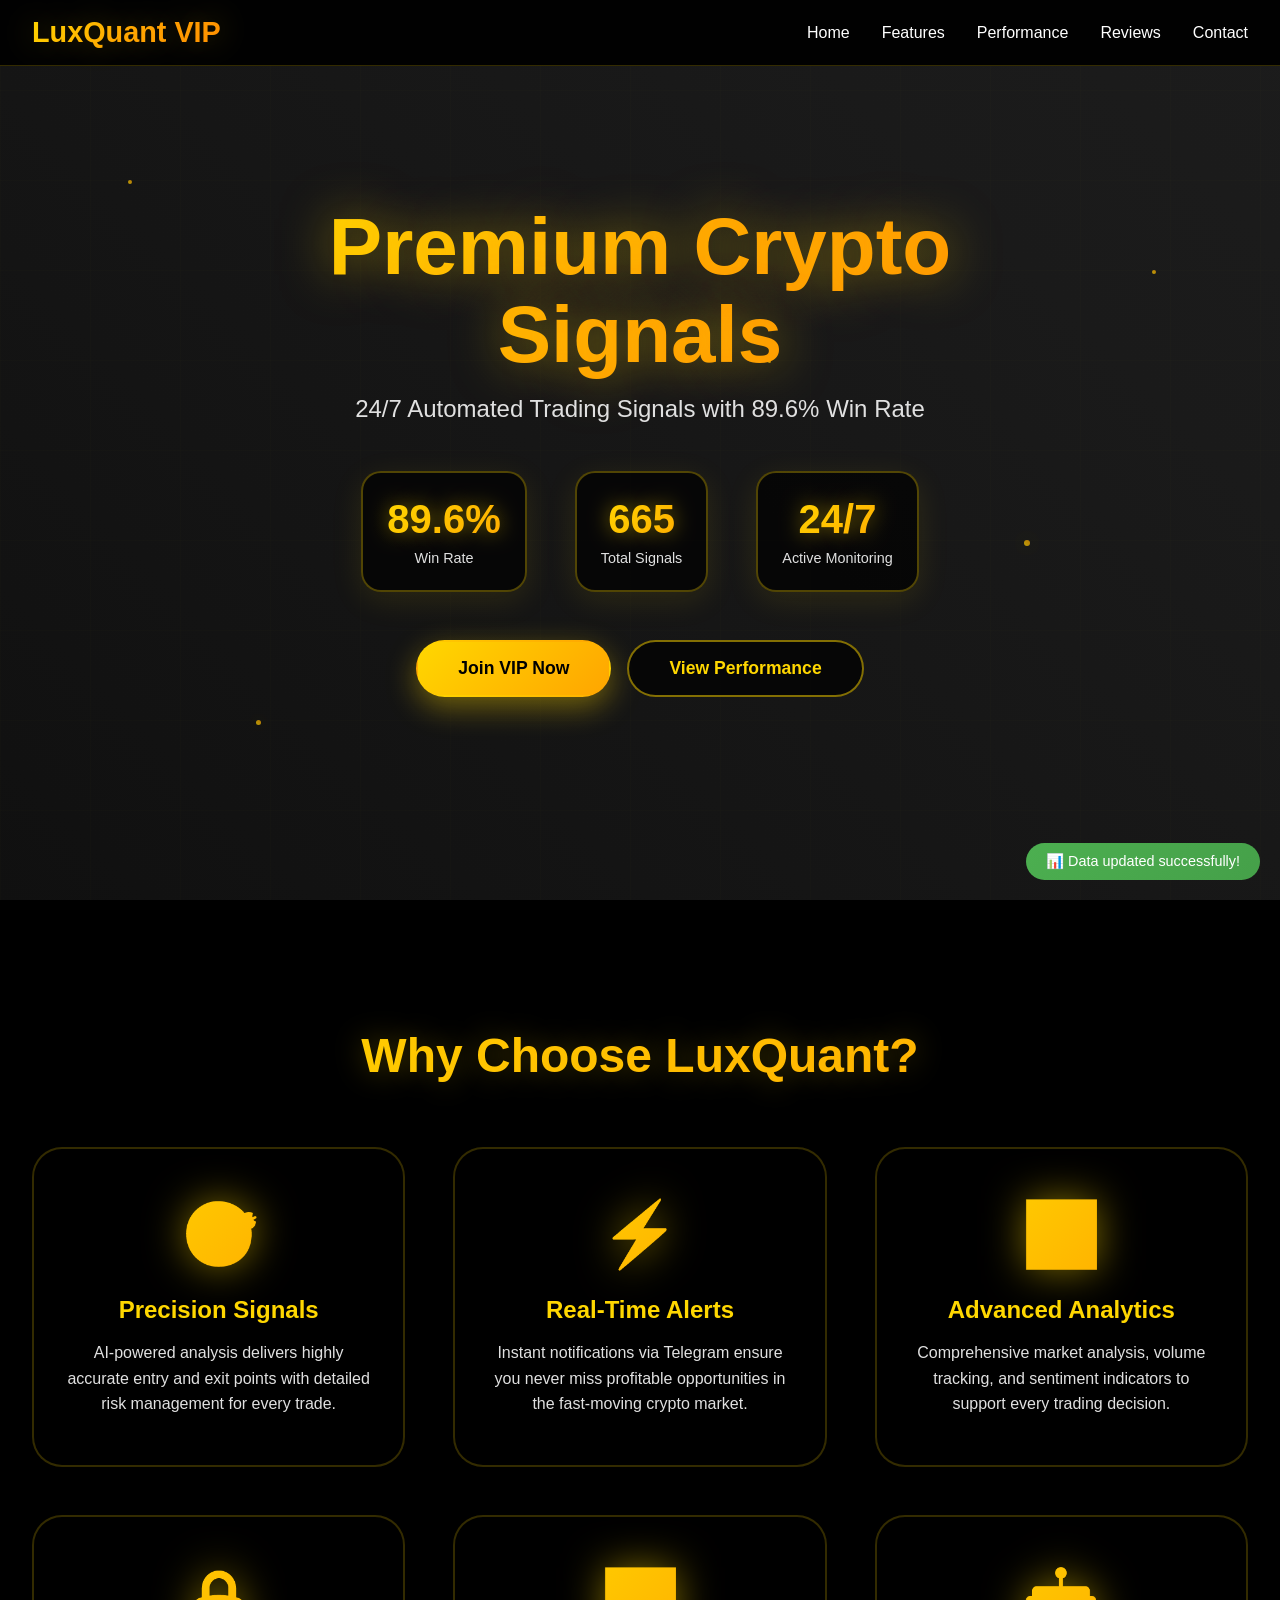
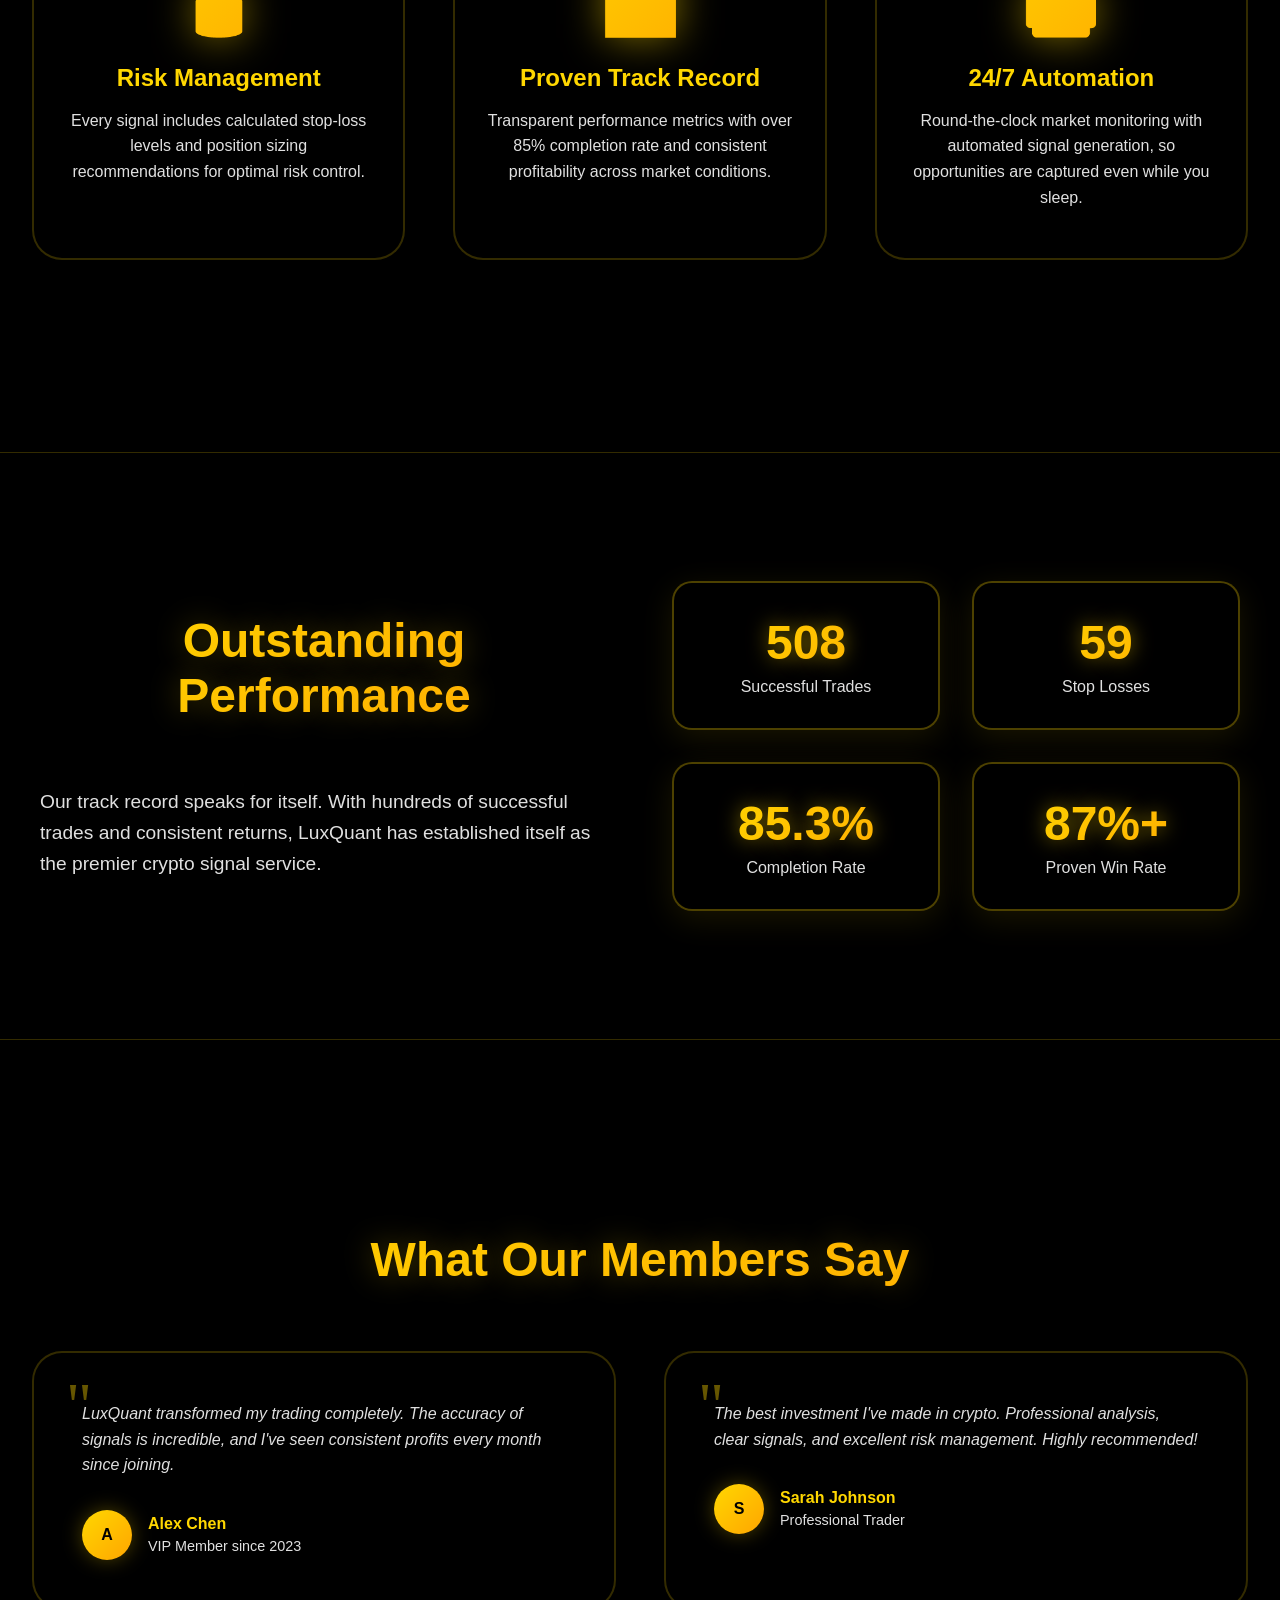
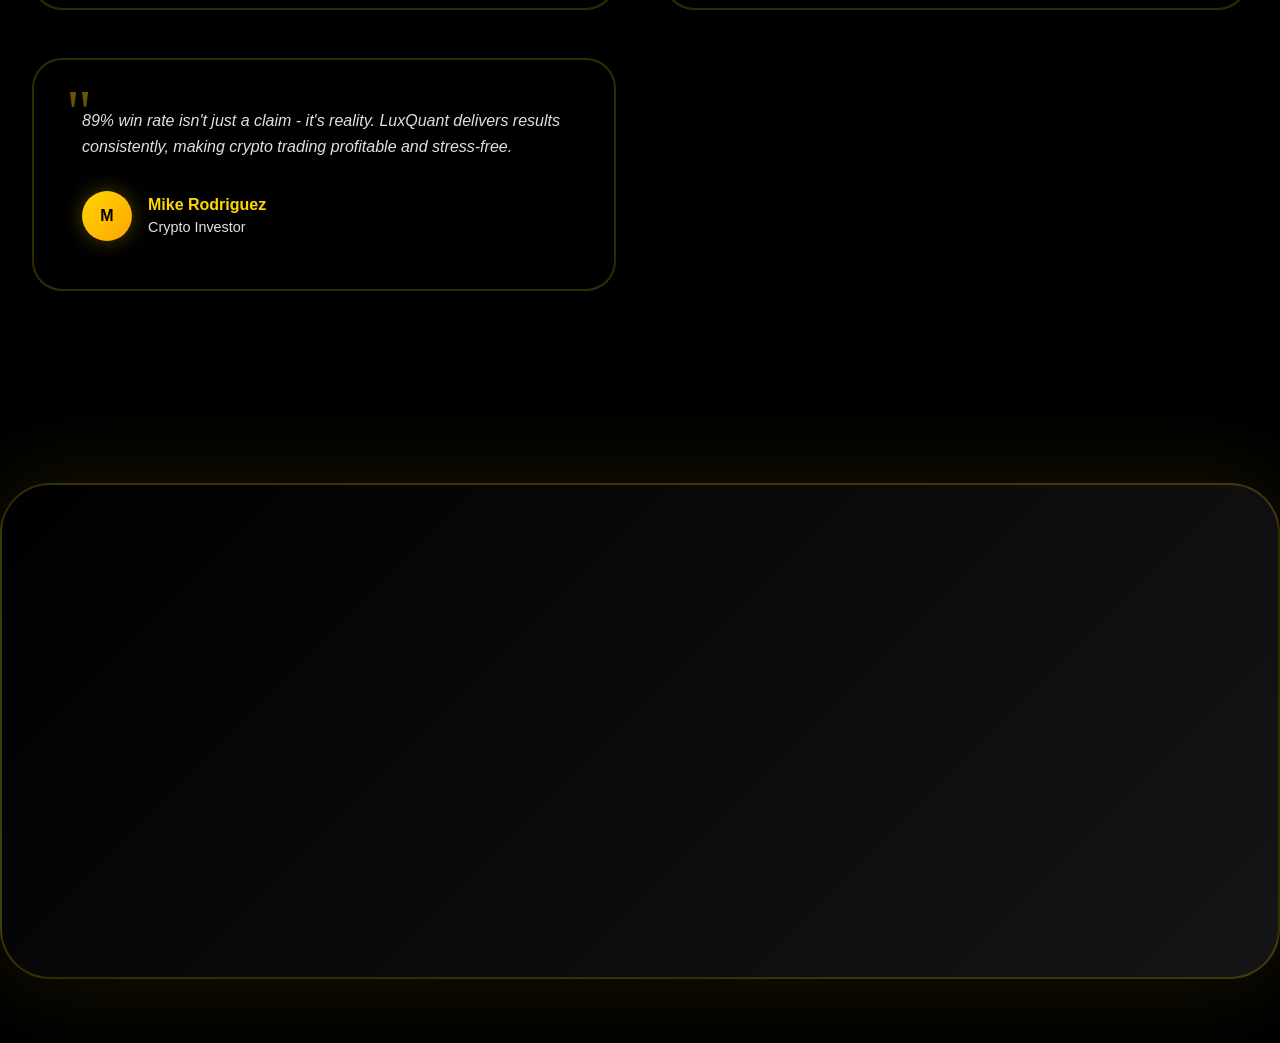
<file: dynamic_luxquant_website.html>
<!DOCTYPE html>
<html lang="en">
<head>
    <meta charset="UTF-8">
    <meta name="viewport" content="width=device-width, initial-scale=1.0">
    <title>LuxQuant VIP - Premium Crypto Trading Signals</title>
    <style>
        * {
            margin: 0;
            padding: 0;
            box-sizing: border-box;
        }

        body {
            font-family: 'Inter', -apple-system, BlinkMacSystemFont, sans-serif;
            background: #000000;
            color: #ffffff;
            overflow-x: hidden;
        }

        /* Loading Spinner */
        .loading {
            display: inline-block;
            width: 20px;
            height: 20px;
            border: 3px solid rgba(255, 215, 0, 0.3);
            border-radius: 50%;
            border-top-color: #FFD700;
            animation: spin 1s ease-in-out infinite;
        }

        @keyframes spin {
            to { transform: rotate(360deg); }
        }

        /* Same styling as original but with dynamic data classes */
        .bg-animation {
            position: fixed;
            top: 0;
            left: 0;
            width: 100%;
            height: 100%;
            z-index: -1;
            background: linear-gradient(45deg, #000000, #1a1a1a, #2a2a2a);
            background-size: 400% 400%;
            animation: gradientShift 15s ease infinite;
        }

        .bg-animation::before {
            content: '';
            position: absolute;
            top: 0;
            left: 0;
            width: 100%;
            height: 100%;
            background: url('data:image/svg+xml,<svg xmlns="http://www.w3.org/2000/svg" viewBox="0 0 100 100"><defs><pattern id="grid" width="10" height="10" patternUnits="userSpaceOnUse"><path d="M 10 0 L 0 0 0 10" fill="none" stroke="%23FFD700" stroke-width="0.1" opacity="0.1"/></pattern></defs><rect width="100" height="100" fill="url(%23grid)"/></svg>');
            opacity: 0.2;
        }

        @keyframes gradientShift {
            0% { background-position: 0% 50%; }
            50% { background-position: 100% 50%; }
            100% { background-position: 0% 50%; }
        }

        .particle {
            position: absolute;
            background: linear-gradient(45deg, #FFD700, #FFA500);
            border-radius: 50%;
            animation: float 6s ease-in-out infinite;
            opacity: 0.7;
            box-shadow: 0 0 20px rgba(255, 215, 0, 0.3);
        }

        .particle:nth-child(1) { width: 4px; height: 4px; top: 20%; left: 10%; animation-delay: 0s; }
        .particle:nth-child(2) { width: 6px; height: 6px; top: 60%; left: 80%; animation-delay: 2s; }
        .particle:nth-child(3) { width: 3px; height: 3px; top: 40%; left: 60%; animation-delay: 4s; }
        .particle:nth-child(4) { width: 5px; height: 5px; top: 80%; left: 20%; animation-delay: 1s; }
        .particle:nth-child(5) { width: 4px; height: 4px; top: 30%; left: 90%; animation-delay: 3s; }

        @keyframes float {
            0%, 100% { transform: translateY(0px) rotate(0deg); }
            50% { transform: translateY(-20px) rotate(180deg); }
        }

        header {
            position: fixed;
            top: 0;
            width: 100%;
            z-index: 1000;
            background: rgba(0, 0, 0, 0.95);
            backdrop-filter: blur(20px);
            border-bottom: 1px solid rgba(255, 215, 0, 0.2);
            transition: all 0.3s ease;
        }

        nav {
            display: flex;
            justify-content: space-between;
            align-items: center;
            padding: 1rem 2rem;
            max-width: 1400px;
            margin: 0 auto;
        }

        .logo {
            font-size: 1.8rem;
            font-weight: 800;
            background: linear-gradient(135deg, #FFD700 0%, #FFA500 50%, #FF8C00 100%);
            -webkit-background-clip: text;
            -webkit-text-fill-color: transparent;
            background-clip: text;
            text-shadow: 0 0 30px rgba(255, 215, 0, 0.3);
        }

        .nav-links {
            display: flex;
            gap: 2rem;
            list-style: none;
        }

        .nav-links a {
            color: #ffffff;
            text-decoration: none;
            font-weight: 500;
            transition: all 0.3s ease;
            position: relative;
        }

        .nav-links a::after {
            content: '';
            position: absolute;
            bottom: -5px;
            left: 0;
            width: 0;
            height: 2px;
            background: linear-gradient(135deg, #FFD700, #FFA500);
            transition: width 0.3s ease;
        }

        .nav-links a:hover::after {
            width: 100%;
        }

        .hero {
            min-height: 100vh;
            display: flex;
            align-items: center;
            justify-content: center;
            text-align: center;
            position: relative;
            padding: 0 2rem;
        }

        .hero-content {
            max-width: 800px;
            z-index: 10;
        }

        .hero h1 {
            font-size: clamp(3rem, 8vw, 5rem);
            font-weight: 900;
            margin-bottom: 1rem;
            background: linear-gradient(135deg, #FFD700 0%, #FFA500 50%, #FF8C00 100%);
            -webkit-background-clip: text;
            -webkit-text-fill-color: transparent;
            background-clip: text;
            line-height: 1.1;
            animation: slideInUp 1s ease-out;
            text-shadow: 0 0 50px rgba(255, 215, 0, 0.5);
        }

        .hero .subtitle {
            font-size: 1.5rem;
            margin-bottom: 2rem;
            color: #e0e0e0;
            animation: slideInUp 1s ease-out 0.2s both;
        }

        .stats-preview {
            display: flex;
            justify-content: center;
            gap: 3rem;
            margin: 3rem 0;
            animation: slideInUp 1s ease-out 0.4s both;
        }

        .stat-item {
            text-align: center;
            padding: 1.5rem;
            background: rgba(0, 0, 0, 0.7);
            border-radius: 20px;
            backdrop-filter: blur(20px);
            border: 2px solid rgba(255, 215, 0, 0.3);
            transition: transform 0.3s ease;
            box-shadow: 0 8px 32px rgba(255, 215, 0, 0.1);
        }

        .stat-item:hover {
            transform: translateY(-10px);
            border-color: rgba(255, 215, 0, 0.6);
            box-shadow: 0 15px 40px rgba(255, 215, 0, 0.2);
        }

        .stat-number {
            font-size: 2.5rem;
            font-weight: 800;
            background: linear-gradient(135deg, #FFD700, #FFA500);
            -webkit-background-clip: text;
            -webkit-text-fill-color: transparent;
            background-clip: text;
            text-shadow: 0 0 20px rgba(255, 215, 0, 0.5);
        }

        .stat-label {
            font-size: 0.9rem;
            color: #e0e0e0;
            margin-top: 0.5rem;
        }

        .cta-buttons {
            display: flex;
            gap: 1rem;
            justify-content: center;
            margin-top: 3rem;
            animation: slideInUp 1s ease-out 0.6s both;
        }

        .btn {
            padding: 1rem 2.5rem;
            border: none;
            border-radius: 50px;
            font-weight: 600;
            font-size: 1.1rem;
            cursor: pointer;
            transition: all 0.3s ease;
            text-decoration: none;
            display: inline-block;
            position: relative;
            overflow: hidden;
        }

        .btn-primary {
            background: linear-gradient(135deg, #FFD700, #FFA500);
            color: #000000;
            box-shadow: 0 10px 30px rgba(255, 215, 0, 0.4);
            font-weight: 700;
            border: 2px solid transparent;
        }

        .btn-primary:hover {
            transform: translateY(-3px);
            box-shadow: 0 15px 40px rgba(255, 215, 0, 0.6);
            background: linear-gradient(135deg, #FFA500, #FF8C00);
        }

        .btn-secondary {
            background: rgba(0, 0, 0, 0.7);
            color: #FFD700;
            border: 2px solid rgba(255, 215, 0, 0.5);
            backdrop-filter: blur(20px);
        }

        .btn-secondary:hover {
            background: rgba(255, 215, 0, 0.1);
            transform: translateY(-3px);
            border-color: #FFD700;
            box-shadow: 0 10px 30px rgba(255, 215, 0, 0.2);
        }

        .features {
            padding: 8rem 2rem;
            max-width: 1400px;
            margin: 0 auto;
        }

        .section-title {
            text-align: center;
            font-size: 3rem;
            font-weight: 800;
            margin-bottom: 4rem;
            background: linear-gradient(135deg, #FFD700, #FFA500);
            -webkit-background-clip: text;
            -webkit-text-fill-color: transparent;
            background-clip: text;
            text-shadow: 0 0 30px rgba(255, 215, 0, 0.3);
        }

        .features-grid {
            display: grid;
            grid-template-columns: repeat(auto-fit, minmax(350px, 1fr));
            gap: 3rem;
        }

        .feature-card {
            background: rgba(0, 0, 0, 0.8);
            padding: 3rem 2rem;
            border-radius: 30px;
            backdrop-filter: blur(20px);
            border: 2px solid rgba(255, 215, 0, 0.2);
            text-align: center;
            transition: all 0.3s ease;
            position: relative;
            overflow: hidden;
            box-shadow: 0 8px 32px rgba(0, 0, 0, 0.3);
        }

        .feature-card::before {
            content: '';
            position: absolute;
            top: 0;
            left: -100%;
            width: 100%;
            height: 100%;
            background: linear-gradient(90deg, transparent, rgba(255, 215, 0, 0.1), transparent);
            transition: left 0.5s ease;
        }

        .feature-card:hover::before {
            left: 100%;
        }

        .feature-card:hover {
            transform: translateY(-10px);
            box-shadow: 0 20px 50px rgba(255, 215, 0, 0.2);
            border-color: rgba(255, 215, 0, 0.5);
        }

        .feature-icon {
            font-size: 4rem;
            margin-bottom: 1.5rem;
            background: linear-gradient(135deg, #FFD700, #FFA500);
            -webkit-background-clip: text;
            -webkit-text-fill-color: transparent;
            background-clip: text;
            filter: drop-shadow(0 0 20px rgba(255, 215, 0, 0.5));
        }

        .feature-card h3 {
            font-size: 1.5rem;
            margin-bottom: 1rem;
            font-weight: 700;
            color: #FFD700;
        }

        .feature-card p {
            color: #e0e0e0;
            line-height: 1.6;
        }

        .performance {
            background: rgba(0, 0, 0, 0.5);
            padding: 8rem 2rem;
            margin: 4rem 0;
            border-top: 1px solid rgba(255, 215, 0, 0.2);
            border-bottom: 1px solid rgba(255, 215, 0, 0.2);
        }

        .performance-content {
            max-width: 1200px;
            margin: 0 auto;
            display: grid;
            grid-template-columns: 1fr 1fr;
            gap: 4rem;
            align-items: center;
        }

        .performance-stats {
            display: grid;
            grid-template-columns: 1fr 1fr;
            gap: 2rem;
        }

        .perf-stat {
            text-align: center;
            padding: 2rem;
            background: rgba(0, 0, 0, 0.8);
            border-radius: 20px;
            backdrop-filter: blur(20px);
            border: 2px solid rgba(255, 215, 0, 0.3);
            box-shadow: 0 8px 32px rgba(255, 215, 0, 0.1);
        }

        .perf-number {
            font-size: 3rem;
            font-weight: 800;
            background: linear-gradient(135deg, #FFD700, #FFA500);
            -webkit-background-clip: text;
            -webkit-text-fill-color: transparent;
            background-clip: text;
            display: block;
            text-shadow: 0 0 20px rgba(255, 215, 0, 0.5);
        }

        .perf-label {
            color: #e0e0e0;
            margin-top: 0.5rem;
        }

        .testimonials {
            padding: 8rem 2rem;
            max-width: 1400px;
            margin: 0 auto;
        }

        .testimonial-grid {
            display: grid;
            grid-template-columns: repeat(auto-fit, minmax(400px, 1fr));
            gap: 3rem;
            margin-top: 4rem;
        }

        .testimonial {
            background: rgba(0, 0, 0, 0.8);
            padding: 3rem;
            border-radius: 30px;
            backdrop-filter: blur(20px);
            border: 2px solid rgba(255, 215, 0, 0.2);
            position: relative;
            box-shadow: 0 8px 32px rgba(0, 0, 0, 0.3);
        }

        .testimonial::before {
            content: '"';
            position: absolute;
            top: 1rem;
            left: 2rem;
            font-size: 4rem;
            color: rgba(255, 215, 0, 0.4);
            font-family: serif;
        }

        .testimonial-text {
            font-style: italic;
            margin-bottom: 2rem;
            line-height: 1.6;
            color: #e0e0e0;
        }

        .testimonial-author {
            display: flex;
            align-items: center;
            gap: 1rem;
        }

        .author-avatar {
            width: 50px;
            height: 50px;
            border-radius: 50%;
            background: linear-gradient(135deg, #FFD700, #FFA500);
            display: flex;
            align-items: center;
            justify-content: center;
            color: #000000;
            font-weight: bold;
            box-shadow: 0 0 20px rgba(255, 215, 0, 0.3);
        }

        .author-info h4 {
            margin-bottom: 0.25rem;
            color: #FFD700;
        }

        .author-info span {
            color: #e0e0e0;
            font-size: 0.9rem;
        }

        .final-cta {
            background: linear-gradient(135deg, rgba(0, 0, 0, 0.8), rgba(26, 26, 26, 0.8));
            padding: 8rem 2rem;
            text-align: center;
            margin: 4rem 0;
            border: 2px solid rgba(255, 215, 0, 0.2);
            border-radius: 50px;
            box-shadow: 0 0 100px rgba(255, 215, 0, 0.1);
        }

        .final-cta h2 {
            font-size: 3rem;
            font-weight: 800;
            margin-bottom: 2rem;
            background: linear-gradient(135deg, #FFD700, #FFA500);
            -webkit-background-clip: text;
            -webkit-text-fill-color: transparent;
            background-clip: text;
            text-shadow: 0 0 30px rgba(255, 215, 0, 0.3);
        }

        .final-cta p {
            font-size: 1.2rem;
            color: #e0e0e0;
            margin-bottom: 3rem;
            max-width: 600px;
            margin-left: auto;
            margin-right: auto;
        }

        @keyframes slideInUp {
            from {
                opacity: 0;
                transform: translateY(50px);
            }
            to {
                opacity: 1;
                transform: translateY(0);
            }
        }

        @media (max-width: 768px) {
            .nav-links {
                display: none;
            }

            .stats-preview {
                flex-direction: column;
                gap: 1rem;
            }

            .cta-buttons {
                flex-direction: column;
                align-items: center;
            }

            .features-grid {
                grid-template-columns: 1fr;
            }

            .performance-content {
                grid-template-columns: 1fr;
                text-align: center;
            }

            .testimonial-grid {
                grid-template-columns: 1fr;
            }
        }

        .reveal {
            opacity: 0;
            transform: translateY(50px);
            transition: all 0.6s ease;
        }

        .reveal.active {
            opacity: 1;
            transform: translateY(0);
        }

        /* Data update indicator */
        .data-updated {
            position: fixed;
            bottom: 20px;
            right: 20px;
            background: linear-gradient(135deg, #4CAF50, #45a049);
            color: white;
            padding: 10px 20px;
            border-radius: 25px;
            font-size: 0.9rem;
            opacity: 0;
            transform: translateY(100%);
            transition: all 0.3s ease;
            z-index: 1001;
        }

        .data-updated.show {
            opacity: 1;
            transform: translateY(0);
        }
    </style>
</head>
<body>
    <div class="bg-animation">
        <div class="particle"></div>
        <div class="particle"></div>
        <div class="particle"></div>
        <div class="particle"></div>
        <div class="particle"></div>
    </div>

    <header>
        <nav>
            <div class="logo">LuxQuant VIP</div>
            <ul class="nav-links">
                <li><a href="#home">Home</a></li>
                <li><a href="#features">Features</a></li>
                <li><a href="#performance">Performance</a></li>
                <li><a href="#testimonials">Reviews</a></li>
                <li><a href="#contact">Contact</a></li>
            </ul>
        </nav>
    </header>

    <section id="home" class="hero">
        <div class="hero-content">
            <h1>Premium Crypto Signals</h1>
            <p class="subtitle">24/7 Automated Trading Signals with <span id="hero-winrate"><span class="loading"></span></span> Win Rate</p>
            
            <div class="stats-preview">
                <div class="stat-item">
                    <div class="stat-number" id="stat-winrate"><span class="loading"></span></div>
                    <div class="stat-label">Win Rate</div>
                </div>
                <div class="stat-item">
                    <div class="stat-number" id="stat-total-signals"><span class="loading"></span></div>
                    <div class="stat-label">Total Signals</div>
                </div>
                <div class="stat-item">
                    <div class="stat-number">24/7</div>
                    <div class="stat-label">Active Monitoring</div>
                </div>
            </div>

            <div class="cta-buttons">
                <a href="#" id="join-vip-link" class="btn btn-primary">Join VIP Now</a>
                <a href="#performance" class="btn btn-secondary">View Performance</a>
            </div>
        </div>
    </section>

    <section id="features" class="features">
        <div class="reveal">
            <h2 class="section-title">Why Choose LuxQuant?</h2>
            <div class="features-grid" id="features-container">
                <!-- Features will be loaded dynamically -->
                <div class="feature-card">
                    <div class="feature-icon">📊</div>
                    <h3>Loading...</h3>
                    <p><span class="loading"></span></p>
                </div>
            </div>
        </div>
    </section>

    <section id="performance" class="performance">
        <div class="performance-content reveal">
            <div>
                <h2 class="section-title">Outstanding Performance</h2>
                <p style="color: #e0e0e0; font-size: 1.2rem; line-height: 1.6;">
                    Our track record speaks for itself. With hundreds of successful trades and consistent returns, 
                    LuxQuant has established itself as the premier crypto signal service.
                </p>
            </div>
            <div class="performance-stats">
                <div class="perf-stat">
                    <span class="perf-number" id="perf-successful-trades"><span class="loading"></span></span>
                    <div class="perf-label">Successful Trades</div>
                </div>
                <div class="perf-stat">
                    <span class="perf-number" id="perf-stop-losses"><span class="loading"></span></span>
                    <div class="perf-label">Stop Losses</div>
                </div>
                <div class="perf-stat">
                    <span class="perf-number" id="perf-completion-rate"><span class="loading"></span></span>
                    <div class="perf-label">Completion Rate</div>
                </div>
                <div class="perf-stat">
                    <span class="perf-number" id="perf-proven-winrate"><span class="loading"></span></span>
                    <div class="perf-label">Proven Win Rate</div>
                </div>
            </div>
        </div>
    </section>

    <section id="testimonials" class="testimonials">
        <div class="reveal">
            <h2 class="section-title">What Our Members Say</h2>
            <div class="testimonial-grid" id="testimonials-container">
                <!-- Testimonials will be loaded dynamically -->
                <div class="testimonial">
                    <p class="testimonial-text">Loading testimonials...</p>
                    <div class="testimonial-author">
                        <div class="author-avatar">?</div>
                        <div class="author-info">
                            <h4><span class="loading"></span></h4>
                            <span><span class="loading"></span></span>
                        </div>
                    </div>
                </div>
            </div>
        </div>
    </section>

    <section class="final-cta">
        <div class="reveal">
            <h2>Ready to Transform Your Trading?</h2>
            <p>
                Join thousands of successful traders who trust LuxQuant for premium crypto signals. 
                Start your journey to consistent profits today.
            </p>
            <div class="cta-buttons">
                <a href="#" id="join-vip-link-2" class="btn btn-primary">Join VIP Community</a>
                <a href="#" id="instagram-link" class="btn btn-secondary">Follow on Instagram</a>
            </div>
        </div>
    </section>

    <!-- Data Update Indicator -->
    <div id="data-updated" class="data-updated">
        📊 Data updated successfully!
    </div>

    <script>
        // Google Sheets API Configuration
        const SHEET_ID = 'YOUR_GOOGLE_SHEET_ID'; // Will be provided after setup
        const API_KEY = 'YOUR_API_KEY'; // Will be provided after setup
        
        // For demo purposes, using mock data
        const DEMO_MODE = true;

        // Demo data structure
        const demoData = {
            stats: {
                winRate: "89.6%",
                totalSignals: "665",
                successfulTrades: "508",
                stopLosses: "59",
                completionRate: "85.3%",
                provenWinRate: "87%+"
            },
            links: {
                joinVip: "https://linktr.ee/LuxQuantVIP",
                instagram: "https://instagram.com/luxquanttrade"
            },
            features: [
                {
                    icon: "🎯",
                    title: "Precision Signals",
                    description: "AI-powered analysis delivers highly accurate entry and exit points with detailed risk management for every trade."
                },
                {
                    icon: "⚡",
                    title: "Real-Time Alerts",
                    description: "Instant notifications via Telegram ensure you never miss profitable opportunities in the fast-moving crypto market."
                },
                {
                    icon: "📊",
                    title: "Advanced Analytics",
                    description: "Comprehensive market analysis, volume tracking, and sentiment indicators to support every trading decision."
                },
                {
                    icon: "🔒",
                    title: "Risk Management",
                    description: "Every signal includes calculated stop-loss levels and position sizing recommendations for optimal risk control."
                },
                {
                    icon: "📈",
                    title: "Proven Track Record",
                    description: "Transparent performance metrics with over 85% completion rate and consistent profitability across market conditions."
                },
                {
                    icon: "🤖",
                    title: "24/7 Automation",
                    description: "Round-the-clock market monitoring with automated signal generation, so opportunities are captured even while you sleep."
                }
            ],
            testimonials: [
                {
                    name: "Alex Chen",
                    role: "VIP Member since 2023",
                    text: "LuxQuant transformed my trading completely. The accuracy of signals is incredible, and I've seen consistent profits every month since joining.",
                    avatar: "A"
                },
                {
                    name: "Sarah Johnson",
                    role: "Professional Trader",
                    text: "The best investment I've made in crypto. Professional analysis, clear signals, and excellent risk management. Highly recommended!",
                    avatar: "S"
                },
                {
                    name: "Mike Rodriguez",
                    role: "Crypto Investor",
                    text: "89% win rate isn't just a claim - it's reality. LuxQuant delivers results consistently, making crypto trading profitable and stress-free.",
                    avatar: "M"
                }
            ]
        };

        // Load data from Google Sheets or demo data
        async function loadData() {
            try {
                let data;
                
                if (DEMO_MODE) {
                    // Simulate loading delay
                    await new Promise(resolve => setTimeout(resolve, 1000));
                    data = demoData;
                } else {
                    // Real Google Sheets API call
                    const response = await fetch(`https://sheets.googleapis.com/v4/spreadsheets/${SHEET_ID}/values/Data!A:Z?key=${API_KEY}`);
                    const result = await response.json();
                    data = parseSheetData(result.values);
                }

                updateWebsiteData(data);
                showDataUpdated();
            } catch (error) {
                console.error('Error loading data:', error);
                // Fallback to demo data
                updateWebsiteData(demoData);
            }
        }

        // Parse Google Sheets data (when not in demo mode)
        function parseSheetData(values) {
            // This function will parse the Google Sheets data format
            // Implementation depends on your sheet structure
            return demoData; // Placeholder
        }

        // Update website with new data
        function updateWebsiteData(data) {
            // Update stats
            document.getElementById('hero-winrate').textContent = data.stats.winRate;
            document.getElementById('stat-winrate').textContent = data.stats.winRate;
            document.getElementById('stat-total-signals').textContent = data.stats.totalSignals;
            
            // Update performance stats
            document.getElementById('perf-successful-trades').textContent = data.stats.successfulTrades;
            document.getElementById('perf-stop-losses').textContent = data.stats.stopLosses;
            document.getElementById('perf-completion-rate').textContent = data.stats.completionRate;
            document.getElementById('perf-proven-winrate').textContent = data.stats.provenWinRate;
            
            // Update links
            document.getElementById('join-vip-link').href = data.links.joinVip;
            document.getElementById('join-vip-link-2').href = data.links.joinVip;
            document.getElementById('instagram-link').href = data.links.instagram;
            
            // Update features
            const featuresContainer = document.getElementById('features-container');
            featuresContainer.innerHTML = '';
            data.features.forEach(feature => {
                const featureCard = `
                    <div class="feature-card">
                        <div class="feature-icon">${feature.icon}</div>
                        <h3>${feature.title}</h3>
                        <p>${feature.description}</p>
                    </div>
                `;
                featuresContainer.innerHTML += featureCard;
            });
            
            // Update testimonials
            const testimonialsContainer = document.getElementById('testimonials-container');
            testimonialsContainer.innerHTML = '';
            data.testimonials.forEach(testimonial => {
                const testimonialCard = `
                    <div class="testimonial">
                        <p class="testimonial-text">${testimonial.text}</p>
                        <div class="testimonial-author">
                            <div class="author-avatar">${testimonial.avatar}</div>
                            <div class="author-info">
                                <h4>${testimonial.name}</h4>
                                <span>${testimonial.role}</span>
                            </div>
                        </div>
                    </div>
                `;
                testimonialsContainer.innerHTML += testimonialCard;
            });
        }

        // Show data updated notification
        function showDataUpdated() {
            const notification = document.getElementById('data-updated');
            notification.classList.add('show');
            setTimeout(() => {
                notification.classList.remove('show');
            }, 3000);
        }

        // Auto-refresh data every 5 minutes
        function startAutoRefresh() {
            setInterval(loadData, 5 * 60 * 1000); // 5 minutes
        }

        // Scroll reveal animation
        function reveal() {
            const reveals = document.querySelectorAll('.reveal');
            
            for (let i = 0; i < reveals.length; i++) {
                const windowHeight = window.innerHeight;
                const elementTop = reveals[i].getBoundingClientRect().top;
                const elementVisible = 150;
                
                if (elementTop < windowHeight - elementVisible) {
                    reveals[i].classList.add('active');
                }
            }
        }

        window.addEventListener('scroll', reveal);

        // Smooth scrolling for navigation links
        document.querySelectorAll('a[href^="#"]').forEach(anchor => {
            anchor.addEventListener('click', function (e) {
                e.preventDefault();
                const target = document.querySelector(this.getAttribute('href'));
                if (target) {
                    target.scrollIntoView({
                        behavior: 'smooth',
                        block: 'start'
                    });
                }
            });
        });

        // Header transparency on scroll
        window.addEventListener('scroll', () => {
            const header = document.querySelector('header');
            if (window.scrollY > 100) {
                header.style.background = 'rgba(0, 0, 0, 0.98)';
                header.style.borderBottom = '1px solid rgba(255, 215, 0, 0.3)';
            } else {
                header.style.background = 'rgba(0, 0, 0, 0.95)';
                header.style.borderBottom = '1px solid rgba(255, 215, 0, 0.2)';
            }
        });

        // Add floating animation to feature cards
        document.addEventListener('DOMContentLoaded', () => {
            setTimeout(() => {
                document.querySelectorAll('.feature-card').forEach(card => {
                    card.addEventListener('mouseenter', () => {
                        card.style.transform = 'translateY(-15px) rotateX(5deg)';
                    });
                    
                    card.addEventListener('mouseleave', () => {
                        card.style.transform = 'translateY(0) rotateX(0deg)';
                    });
                });
            }, 2000);
        });

        // Add pulse animation to CTA buttons
        document.querySelectorAll('.btn-primary').forEach(btn => {
            setInterval(() => {
                btn.style.boxShadow = '0 15px 40px rgba(255, 215, 0, 0.8)';
                setTimeout(() => {
                    btn.style.boxShadow = '0 10px 30px rgba(255, 215, 0, 0.4)';
                }, 1000);
            }, 3000);
        });

        // Initialize everything
        document.addEventListener('DOMContentLoaded', () => {
            loadData();
            startAutoRefresh();
            reveal();
        });

        // Manual refresh function (can be called from admin panel)
        window.refreshData = loadData;
    </script>
</body>
</html>
</file>
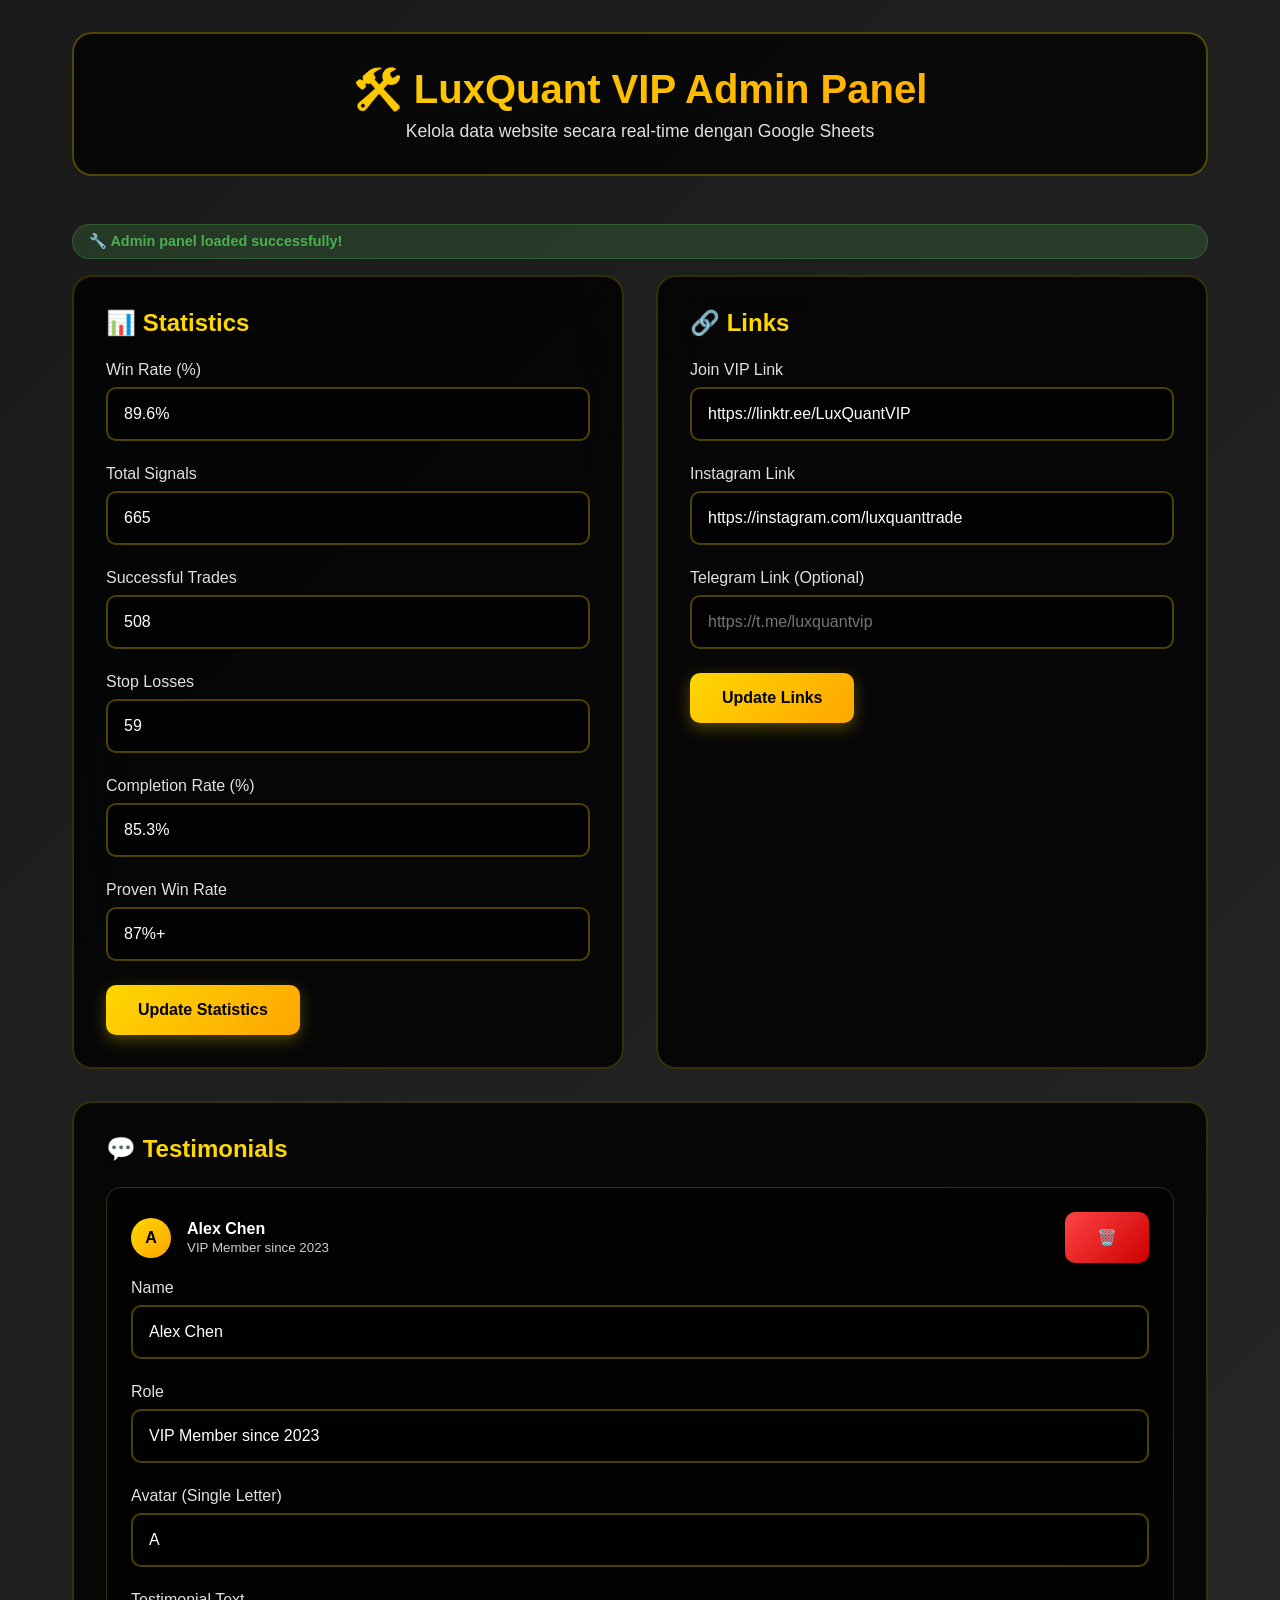
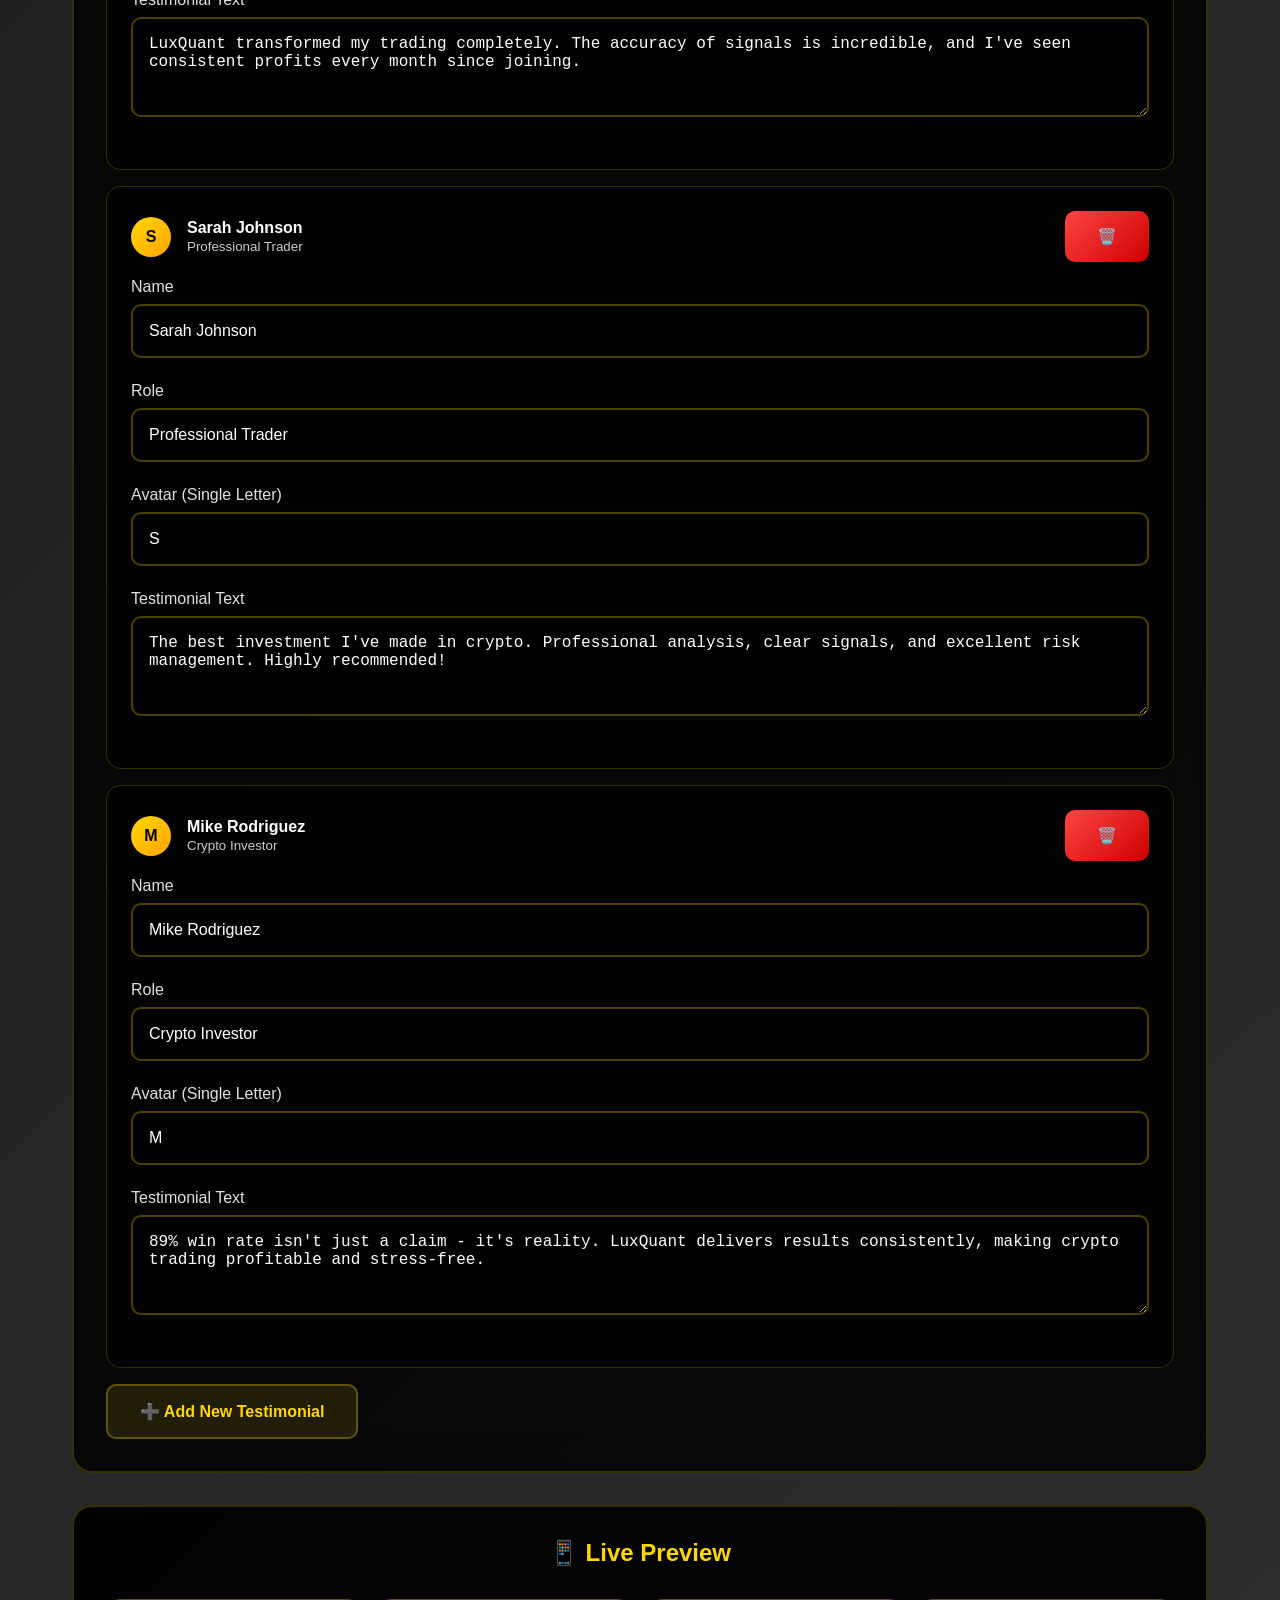
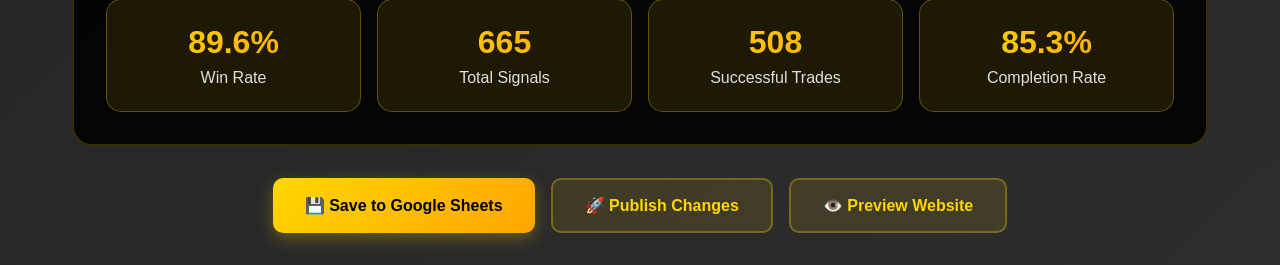
<file: luxquant_admin_panel.html>
<!DOCTYPE html>
<html lang="en">
<head>
    <meta charset="UTF-8">
    <meta name="viewport" content="width=device-width, initial-scale=1.0">
    <title>LuxQuant VIP - Admin Panel</title>
    <style>
        * {
            margin: 0;
            padding: 0;
            box-sizing: border-box;
        }

        body {
            font-family: 'Inter', -apple-system, BlinkMacSystemFont, sans-serif;
            background: linear-gradient(135deg, #1a1a1a, #2d2d2d);
            color: #ffffff;
            min-height: 100vh;
        }

        .container {
            max-width: 1200px;
            margin: 0 auto;
            padding: 2rem;
        }

        .header {
            text-align: center;
            margin-bottom: 3rem;
            padding: 2rem;
            background: rgba(0, 0, 0, 0.7);
            border-radius: 20px;
            border: 2px solid rgba(255, 215, 0, 0.3);
        }

        .header h1 {
            font-size: 2.5rem;
            background: linear-gradient(135deg, #FFD700, #FFA500);
            -webkit-background-clip: text;
            -webkit-text-fill-color: transparent;
            background-clip: text;
            margin-bottom: 0.5rem;
        }

        .header p {
            color: #e0e0e0;
            font-size: 1.1rem;
        }

        .panel-grid {
            display: grid;
            grid-template-columns: 1fr 1fr;
            gap: 2rem;
            margin-bottom: 2rem;
        }

        .panel-section {
            background: rgba(0, 0, 0, 0.8);
            padding: 2rem;
            border-radius: 20px;
            border: 2px solid rgba(255, 215, 0, 0.2);
            backdrop-filter: blur(20px);
        }

        .panel-section h2 {
            font-size: 1.5rem;
            color: #FFD700;
            margin-bottom: 1.5rem;
            display: flex;
            align-items: center;
            gap: 0.5rem;
        }

        .form-group {
            margin-bottom: 1.5rem;
        }

        .form-group label {
            display: block;
            margin-bottom: 0.5rem;
            color: #e0e0e0;
            font-weight: 500;
        }

        .form-group input,
        .form-group textarea {
            width: 100%;
            padding: 1rem;
            background: rgba(0, 0, 0, 0.6);
            border: 2px solid rgba(255, 215, 0, 0.3);
            border-radius: 10px;
            color: #ffffff;
            font-size: 1rem;
            transition: border-color 0.3s ease;
        }

        .form-group input:focus,
        .form-group textarea:focus {
            outline: none;
            border-color: #FFD700;
            box-shadow: 0 0 0 3px rgba(255, 215, 0, 0.1);
        }

        .form-group textarea {
            resize: vertical;
            min-height: 100px;
        }

        .btn {
            padding: 1rem 2rem;
            border: none;
            border-radius: 10px;
            font-weight: 600;
            font-size: 1rem;
            cursor: pointer;
            transition: all 0.3s ease;
            display: inline-flex;
            align-items: center;
            gap: 0.5rem;
        }

        .btn-primary {
            background: linear-gradient(135deg, #FFD700, #FFA500);
            color: #000000;
            box-shadow: 0 5px 15px rgba(255, 215, 0, 0.3);
        }

        .btn-primary:hover {
            transform: translateY(-2px);
            box-shadow: 0 8px 25px rgba(255, 215, 0, 0.4);
        }

        .btn-secondary {
            background: rgba(255, 215, 0, 0.1);
            color: #FFD700;
            border: 2px solid rgba(255, 215, 0, 0.3);
        }

        .btn-secondary:hover {
            background: rgba(255, 215, 0, 0.2);
            border-color: #FFD700;
        }

        .btn-danger {
            background: linear-gradient(135deg, #ff4444, #cc0000);
            color: #ffffff;
        }

        .btn-danger:hover {
            transform: translateY(-2px);
            box-shadow: 0 8px 25px rgba(255, 68, 68, 0.4);
        }

        .testimonial-item {
            background: rgba(0, 0, 0, 0.6);
            padding: 1.5rem;
            border-radius: 15px;
            border: 1px solid rgba(255, 215, 0, 0.2);
            margin-bottom: 1rem;
        }

        .testimonial-header {
            display: flex;
            justify-content: space-between;
            align-items: center;
            margin-bottom: 1rem;
        }

        .testimonial-author {
            display: flex;
            align-items: center;
            gap: 1rem;
        }

        .avatar-preview {
            width: 40px;
            height: 40px;
            border-radius: 50%;
            background: linear-gradient(135deg, #FFD700, #FFA500);
            display: flex;
            align-items: center;
            justify-content: center;
            color: #000000;
            font-weight: bold;
        }

        .status-indicator {
            padding: 0.5rem 1rem;
            border-radius: 20px;
            font-size: 0.9rem;
            font-weight: 600;
            margin-bottom: 1rem;
        }

        .status-success {
            background: rgba(76, 175, 80, 0.2);
            color: #4CAF50;
            border: 1px solid rgba(76, 175, 80, 0.3);
        }

        .status-error {
            background: rgba(244, 67, 54, 0.2);
            color: #f44336;
            border: 1px solid rgba(244, 67, 54, 0.3);
        }

        .preview-section {
            grid-column: 1 / -1;
            background: rgba(0, 0, 0, 0.9);
            padding: 2rem;
            border-radius: 20px;
            border: 2px solid rgba(255, 215, 0, 0.2);
            margin-top: 2rem;
        }

        .preview-grid {
            display: grid;
            grid-template-columns: repeat(auto-fit, minmax(200px, 1fr));
            gap: 1rem;
        }

        .preview-card {
            background: rgba(255, 215, 0, 0.1);
            padding: 1.5rem;
            border-radius: 15px;
            text-align: center;
            border: 1px solid rgba(255, 215, 0, 0.3);
        }

        .preview-number {
            font-size: 2rem;
            font-weight: 800;
            background: linear-gradient(135deg, #FFD700, #FFA500);
            -webkit-background-clip: text;
            -webkit-text-fill-color: transparent;
            background-clip: text;
        }

        .preview-label {
            color: #e0e0e0;
            margin-top: 0.5rem;
        }

        .actions {
            display: flex;
            gap: 1rem;
            justify-content: center;
            margin-top: 2rem;
        }

        .loading {
            display: inline-block;
            width: 16px;
            height: 16px;
            border: 2px solid rgba(255, 215, 0, 0.3);
            border-radius: 50%;
            border-top-color: #FFD700;
            animation: spin 1s ease-in-out infinite;
        }

        @keyframes spin {
            to { transform: rotate(360deg); }
        }

        .hidden {
            display: none;
        }

        @media (max-width: 768px) {
            .panel-grid {
                grid-template-columns: 1fr;
            }
            
            .container {
                padding: 1rem;
            }
        }
    </style>
</head>
<body>
    <div class="container">
        <div class="header">
            <h1>🛠️ LuxQuant VIP Admin Panel</h1>
            <p>Kelola data website secara real-time dengan Google Sheets</p>
        </div>

        <div id="status-indicator" class="status-indicator hidden"></div>

        <div class="panel-grid">
            <!-- Statistics Section -->
            <div class="panel-section">
                <h2>📊 Statistics</h2>
                <form id="stats-form">
                    <div class="form-group">
                        <label for="winRate">Win Rate (%)</label>
                        <input type="text" id="winRate" placeholder="89.6%" value="89.6%">
                    </div>
                    <div class="form-group">
                        <label for="totalSignals">Total Signals</label>
                        <input type="text" id="totalSignals" placeholder="665" value="665">
                    </div>
                    <div class="form-group">
                        <label for="successfulTrades">Successful Trades</label>
                        <input type="text" id="successfulTrades" placeholder="508" value="508">
                    </div>
                    <div class="form-group">
                        <label for="stopLosses">Stop Losses</label>
                        <input type="text" id="stopLosses" placeholder="59" value="59">
                    </div>
                    <div class="form-group">
                        <label for="completionRate">Completion Rate (%)</label>
                        <input type="text" id="completionRate" placeholder="85.3%" value="85.3%">
                    </div>
                    <div class="form-group">
                        <label for="provenWinRate">Proven Win Rate</label>
                        <input type="text" id="provenWinRate" placeholder="87%+" value="87%+">
                    </div>
                    <button type="submit" class="btn btn-primary">
                        <span id="stats-loading" class="loading hidden"></span>
                        Update Statistics
                    </button>
                </form>
            </div>

            <!-- Links Section -->
            <div class="panel-section">
                <h2>🔗 Links</h2>
                <form id="links-form">
                    <div class="form-group">
                        <label for="joinVipLink">Join VIP Link</label>
                        <input type="url" id="joinVipLink" placeholder="https://linktr.ee/LuxQuantVIP" value="https://linktr.ee/LuxQuantVIP">
                    </div>
                    <div class="form-group">
                        <label for="instagramLink">Instagram Link</label>
                        <input type="url" id="instagramLink" placeholder="https://instagram.com/luxquanttrade" value="https://instagram.com/luxquanttrade">
                    </div>
                    <div class="form-group">
                        <label for="telegramLink">Telegram Link (Optional)</label>
                        <input type="url" id="telegramLink" placeholder="https://t.me/luxquantvip">
                    </div>
                    <button type="submit" class="btn btn-primary">
                        <span id="links-loading" class="loading hidden"></span>
                        Update Links
                    </button>
                </form>
            </div>
        </div>

        <!-- Testimonials Section -->
        <div class="panel-section">
            <h2>💬 Testimonials</h2>
            <div id="testimonials-container">
                <!-- Testimonials will be loaded here -->
            </div>
            <button id="add-testimonial" class="btn btn-secondary">➕ Add New Testimonial</button>
        </div>

        <!-- Preview Section -->
        <div class="preview-section">
            <h2 style="text-align: center; margin-bottom: 2rem; color: #FFD700;">📱 Live Preview</h2>
            <div class="preview-grid">
                <div class="preview-card">
                    <div class="preview-number" id="preview-winrate">89.6%</div>
                    <div class="preview-label">Win Rate</div>
                </div>
                <div class="preview-card">
                    <div class="preview-number" id="preview-signals">665</div>
                    <div class="preview-label">Total Signals</div>
                </div>
                <div class="preview-card">
                    <div class="preview-number" id="preview-trades">508</div>
                    <div class="preview-label">Successful Trades</div>
                </div>
                <div class="preview-card">
                    <div class="preview-number" id="preview-completion">85.3%</div>
                    <div class="preview-label">Completion Rate</div>
                </div>
            </div>
        </div>

        <!-- Actions -->
        <div class="actions">
            <button id="save-to-sheets" class="btn btn-primary">
                <span id="save-loading" class="loading hidden"></span>
                💾 Save to Google Sheets
            </button>
            <button id="publish-changes" class="btn btn-secondary">
                🚀 Publish Changes
            </button>
            <button id="preview-website" class="btn btn-secondary">
                👁️ Preview Website
            </button>
        </div>
    </div>

    <script>
        // Configuration
        const GOOGLE_APPS_SCRIPT_URL = 'https://script.google.com/macros/s/AKfycbyYC_Nb9IzRE10_UUlVr8v8pmQEDCrXK80acP1WbcH9rGqiqzx-NO9TER4ssnCo6T7v/exec'; // Will be provided after setup
        
        // Demo mode for testing
        const DEMO_MODE = false;

        // Current data state
        let currentData = {
            stats: {
                winRate: "89.6%",
                totalSignals: "665",
                successfulTrades: "508",
                stopLosses: "59",
                completionRate: "85.3%",
                provenWinRate: "87%+"
            },
            links: {
                joinVip: "https://linktr.ee/LuxQuantVIP",
                instagram: "https://instagram.com/luxquanttrade",
                telegram: ""
            },
            testimonials: [
                {
                    id: 1,
                    name: "Alex Chen",
                    role: "VIP Member since 2023",
                    text: "LuxQuant transformed my trading completely. The accuracy of signals is incredible, and I've seen consistent profits every month since joining.",
                    avatar: "A"
                },
                {
                    id: 2,
                    name: "Sarah Johnson",
                    role: "Professional Trader", 
                    text: "The best investment I've made in crypto. Professional analysis, clear signals, and excellent risk management. Highly recommended!",
                    avatar: "S"
                },
                {
                    id: 3,
                    name: "Mike Rodriguez",
                    role: "Crypto Investor",
                    text: "89% win rate isn't just a claim - it's reality. LuxQuant delivers results consistently, making crypto trading profitable and stress-free.",
                    avatar: "M"
                }
            ]
        };

        // Show status message
        function showStatus(message, isError = false) {
            const indicator = document.getElementById('status-indicator');
            indicator.textContent = message;
            indicator.className = `status-indicator ${isError ? 'status-error' : 'status-success'}`;
            setTimeout(() => {
                indicator.classList.add('hidden');
            }, 5000);
        }

        // Update preview
        function updatePreview() {
            document.getElementById('preview-winrate').textContent = currentData.stats.winRate;
            document.getElementById('preview-signals').textContent = currentData.stats.totalSignals;
            document.getElementById('preview-trades').textContent = currentData.stats.successfulTrades;
            document.getElementById('preview-completion').textContent = currentData.stats.completionRate;
        }

        // Load testimonials
        function loadTestimonials() {
            const container = document.getElementById('testimonials-container');
            container.innerHTML = '';
            
            currentData.testimonials.forEach((testimonial, index) => {
                const testimonialHtml = `
                    <div class="testimonial-item" data-id="${testimonial.id}">
                        <div class="testimonial-header">
                            <div class="testimonial-author">
                                <div class="avatar-preview">${testimonial.avatar}</div>
                                <div>
                                    <strong>${testimonial.name}</strong><br>
                                    <small style="color: #ccc;">${testimonial.role}</small>
                                </div>
                            </div>
                            <button class="btn btn-danger" onclick="removeTestimonial(${testimonial.id})">🗑️</button>
                        </div>
                        <div class="form-group">
                            <label>Name</label>
                            <input type="text" value="${testimonial.name}" onchange="updateTestimonial(${testimonial.id}, 'name', this.value)">
                        </div>
                        <div class="form-group">
                            <label>Role</label>
                            <input type="text" value="${testimonial.role}" onchange="updateTestimonial(${testimonial.id}, 'role', this.value)">
                        </div>
                        <div class="form-group">
                            <label>Avatar (Single Letter)</label>
                            <input type="text" maxlength="1" value="${testimonial.avatar}" onchange="updateTestimonial(${testimonial.id}, 'avatar', this.value)">
                        </div>
                        <div class="form-group">
                            <label>Testimonial Text</label>
                            <textarea onchange="updateTestimonial(${testimonial.id}, 'text', this.value)">${testimonial.text}</textarea>
                        </div>
                    </div>
                `;
                container.innerHTML += testimonialHtml;
            });
        }

        // Update testimonial
        function updateTestimonial(id, field, value) {
            const testimonial = currentData.testimonials.find(t => t.id === id);
            if (testimonial) {
                testimonial[field] = value;
                if (field === 'name' || field === 'role' || field === 'avatar') {
                    loadTestimonials(); // Refresh to update preview
                }
            }
        }

        // Remove testimonial
        function removeTestimonial(id) {
            if (confirm('Are you sure you want to remove this testimonial?')) {
                currentData.testimonials = currentData.testimonials.filter(t => t.id !== id);
                loadTestimonials();
            }
        }

        // Add new testimonial
        function addTestimonial() {
            const newId = Math.max(...currentData.testimonials.map(t => t.id)) + 1;
            const newTestimonial = {
                id: newId,
                name: "New Member",
                role: "VIP Member",
                text: "Amazing service! Highly recommended.",
                avatar: "N"
            };
            currentData.testimonials.push(newTestimonial);
            loadTestimonials();
        }

        // Save to Google Sheets
        async function saveToSheets() {
            const saveBtn = document.getElementById('save-to-sheets');
            const loading = document.getElementById('save-loading');
            
            saveBtn.disabled = true;
            loading.classList.remove('hidden');
            
            try {
                if (DEMO_MODE) {
                    // Simulate API call
                    await new Promise(resolve => setTimeout(resolve, 2000));
                    showStatus('✅ Data saved to Google Sheets successfully!');
                } else {
                    // Real API call to Google Apps Script
                    const response = await fetch(GOOGLE_APPS_SCRIPT_URL, {
                        method: 'POST',
                        headers: {
                            'Content-Type': 'application/json',
                        },
                        body: JSON.stringify(currentData)
                    });
                    
                    if (response.ok) {
                        showStatus('✅ Data saved to Google Sheets successfully!');
                    } else {
                        throw new Error('Failed to save data');
                    }
                }
            } catch (error) {
                showStatus('❌ Error saving data: ' + error.message, true);
            } finally {
                saveBtn.disabled = false;
                loading.classList.add('hidden');
            }
        }

        // Form handlers
        document.getElementById('stats-form').addEventListener('submit', (e) => {
            e.preventDefault();
            
            // Update current data
            currentData.stats.winRate = document.getElementById('winRate').value;
            currentData.stats.totalSignals = document.getElementById('totalSignals').value;
            currentData.stats.successfulTrades = document.getElementById('successfulTrades').value;
            currentData.stats.stopLosses = document.getElementById('stopLosses').value;
            currentData.stats.completionRate = document.getElementById('completionRate').value;
            currentData.stats.provenWinRate = document.getElementById('provenWinRate').value;
            
            updatePreview();
            showStatus('📊 Statistics updated in preview');
        });

        document.getElementById('links-form').addEventListener('submit', (e) => {
            e.preventDefault();
            
            // Update current data
            currentData.links.joinVip = document.getElementById('joinVipLink').value;
            currentData.links.instagram = document.getElementById('instagramLink').value;
            currentData.links.telegram = document.getElementById('telegramLink').value;
            
            showStatus('🔗 Links updated in preview');
        });

        // Event listeners
        document.getElementById('add-testimonial').addEventListener('click', addTestimonial);
        document.getElementById('save-to-sheets').addEventListener('click', saveToSheets);
        
        document.getElementById('publish-changes').addEventListener('click', () => {
            showStatus('🚀 Changes published! Website will update automatically.');
        });
        
        document.getElementById('preview-website').addEventListener('click', () => {
            window.open('index.html', '_blank');
        });

        // Initialize
        document.addEventListener('DOMContentLoaded', () => {
            loadTestimonials();
            updatePreview();
            showStatus('🔧 Admin panel loaded successfully!');
        });
    </script>
</body>
</html>
</file>
